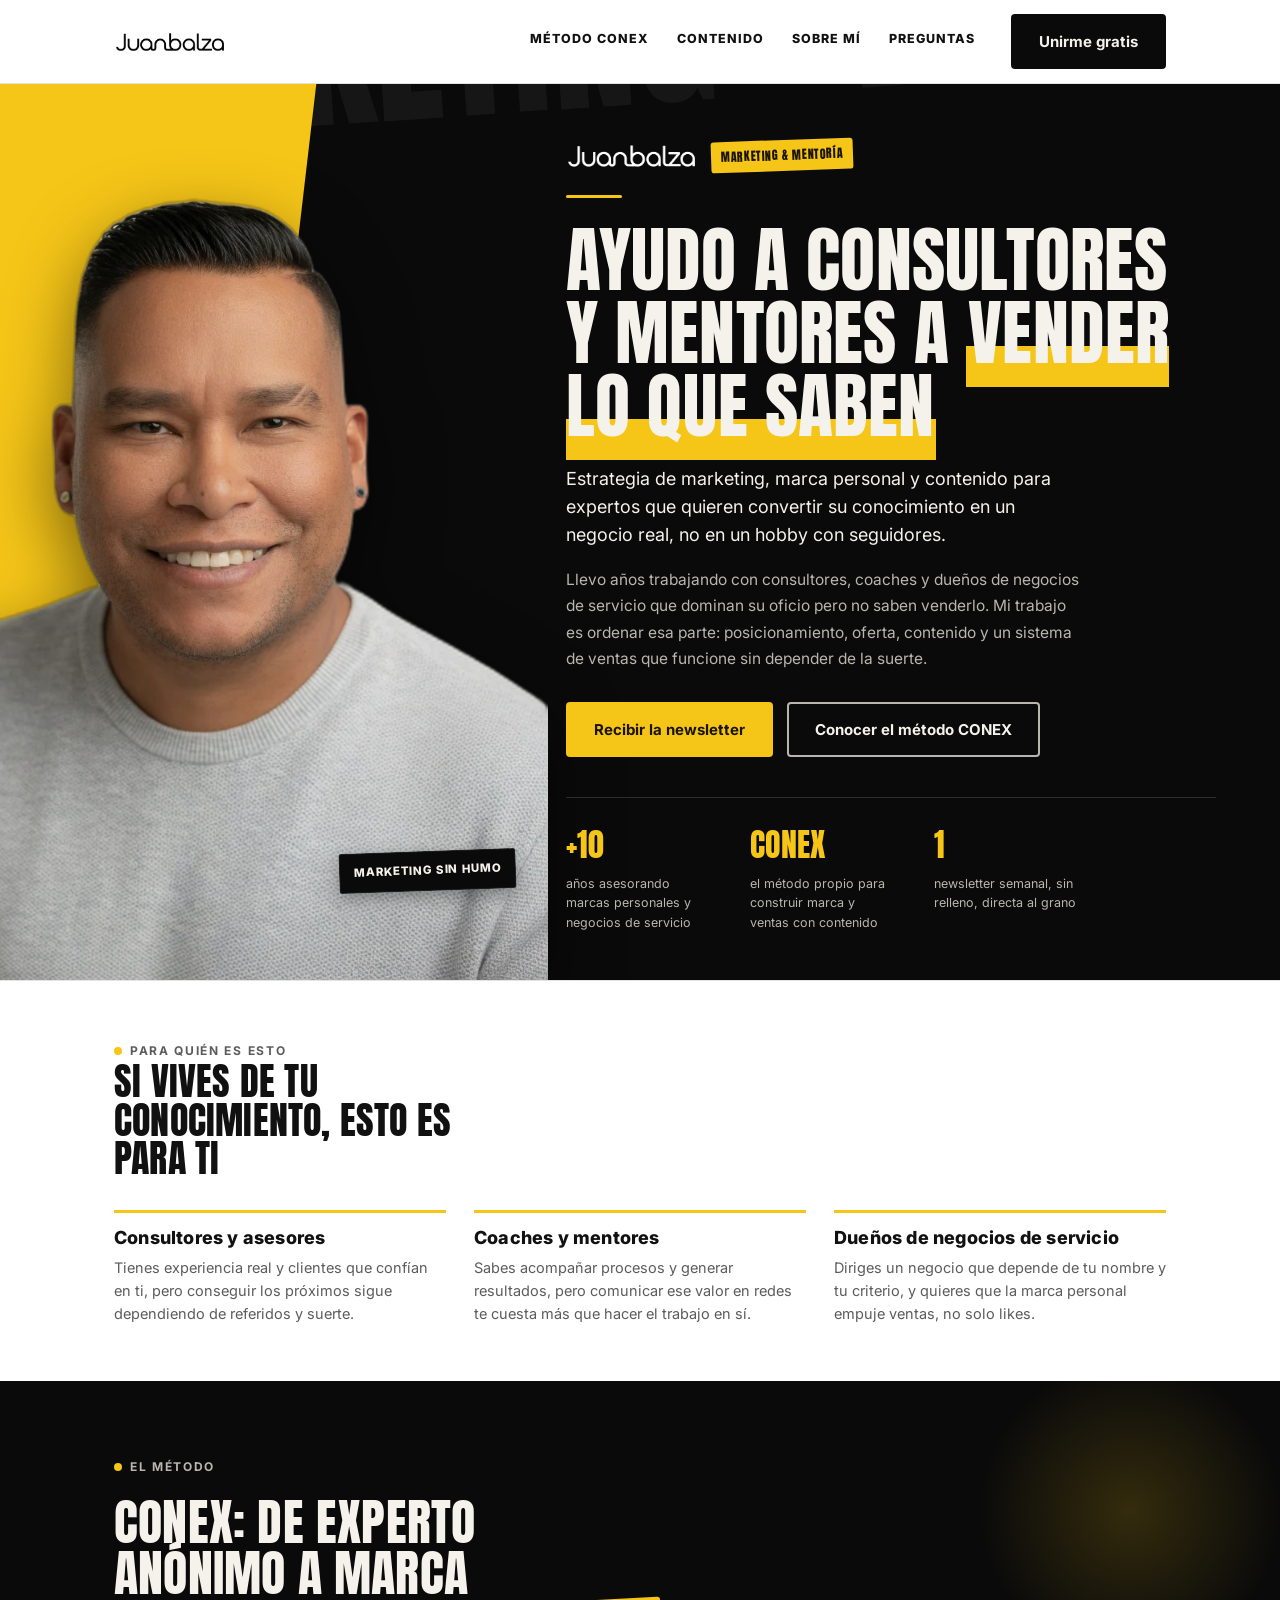
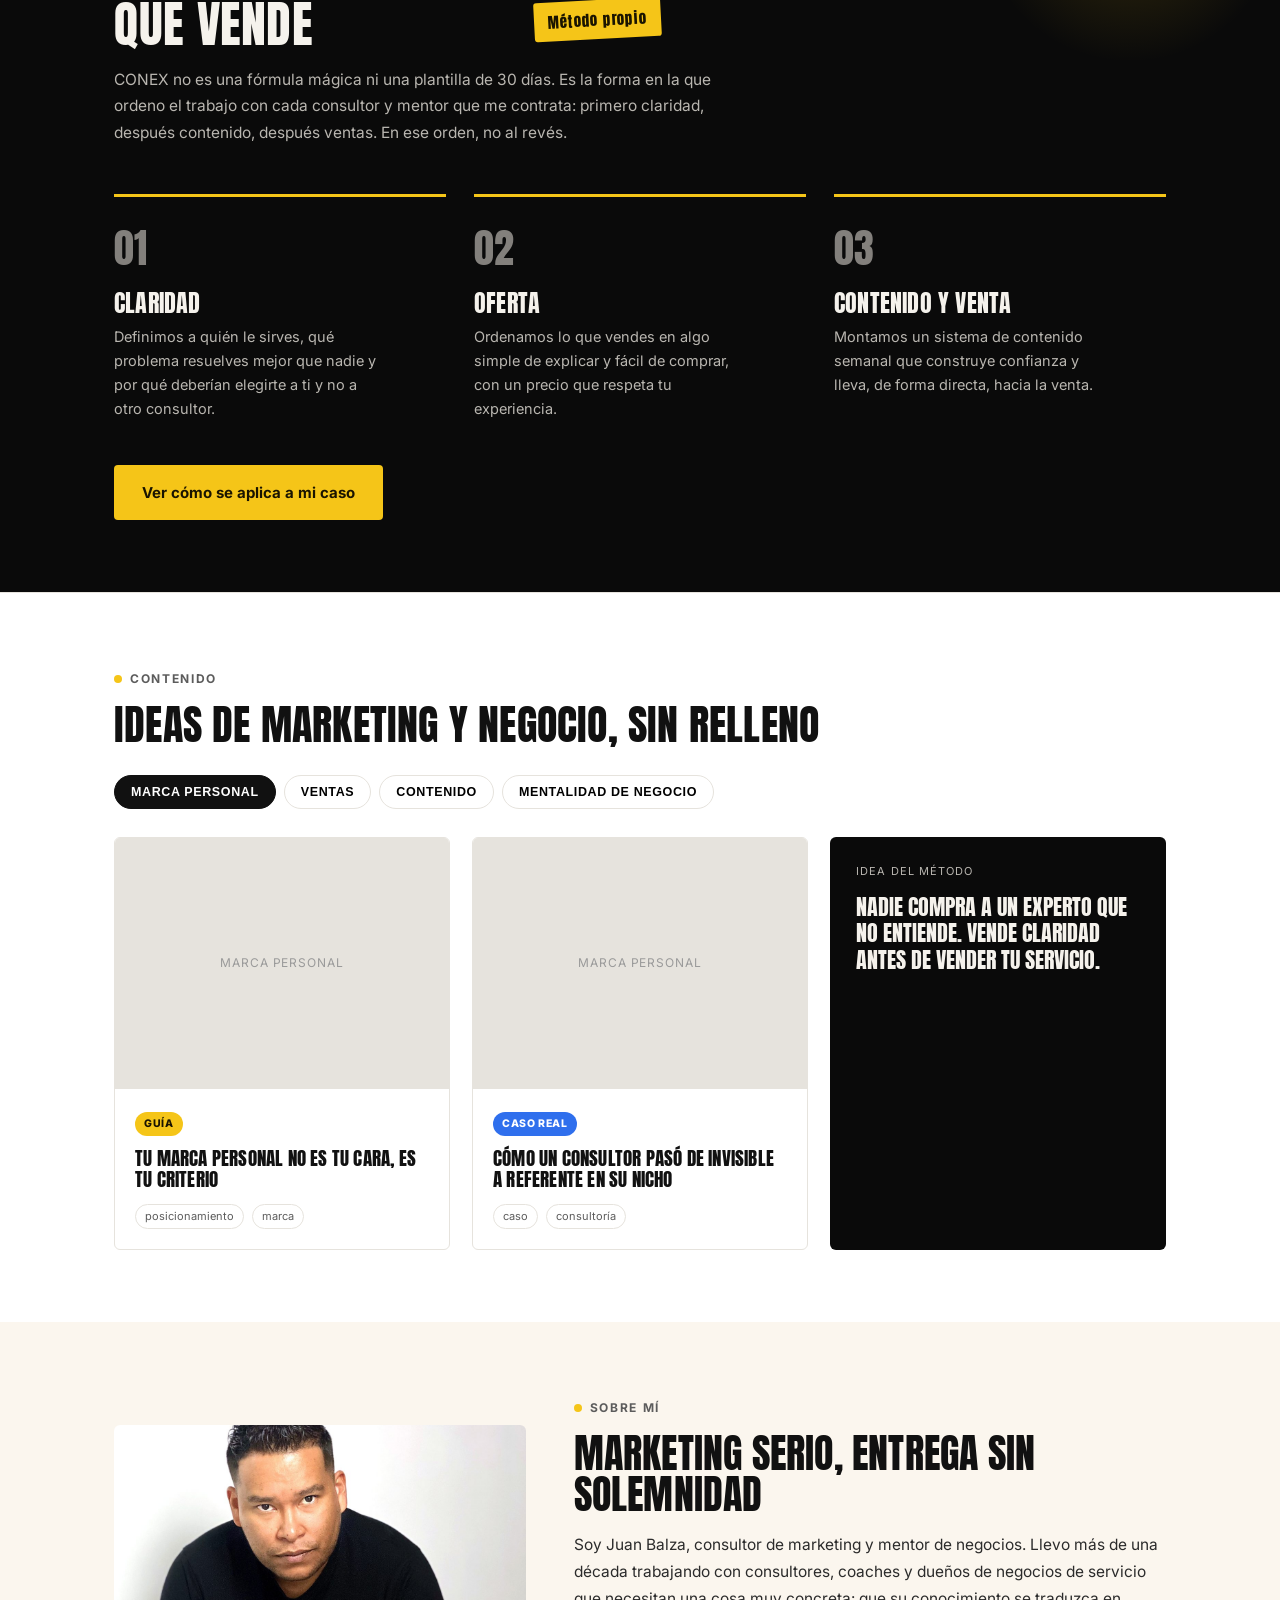
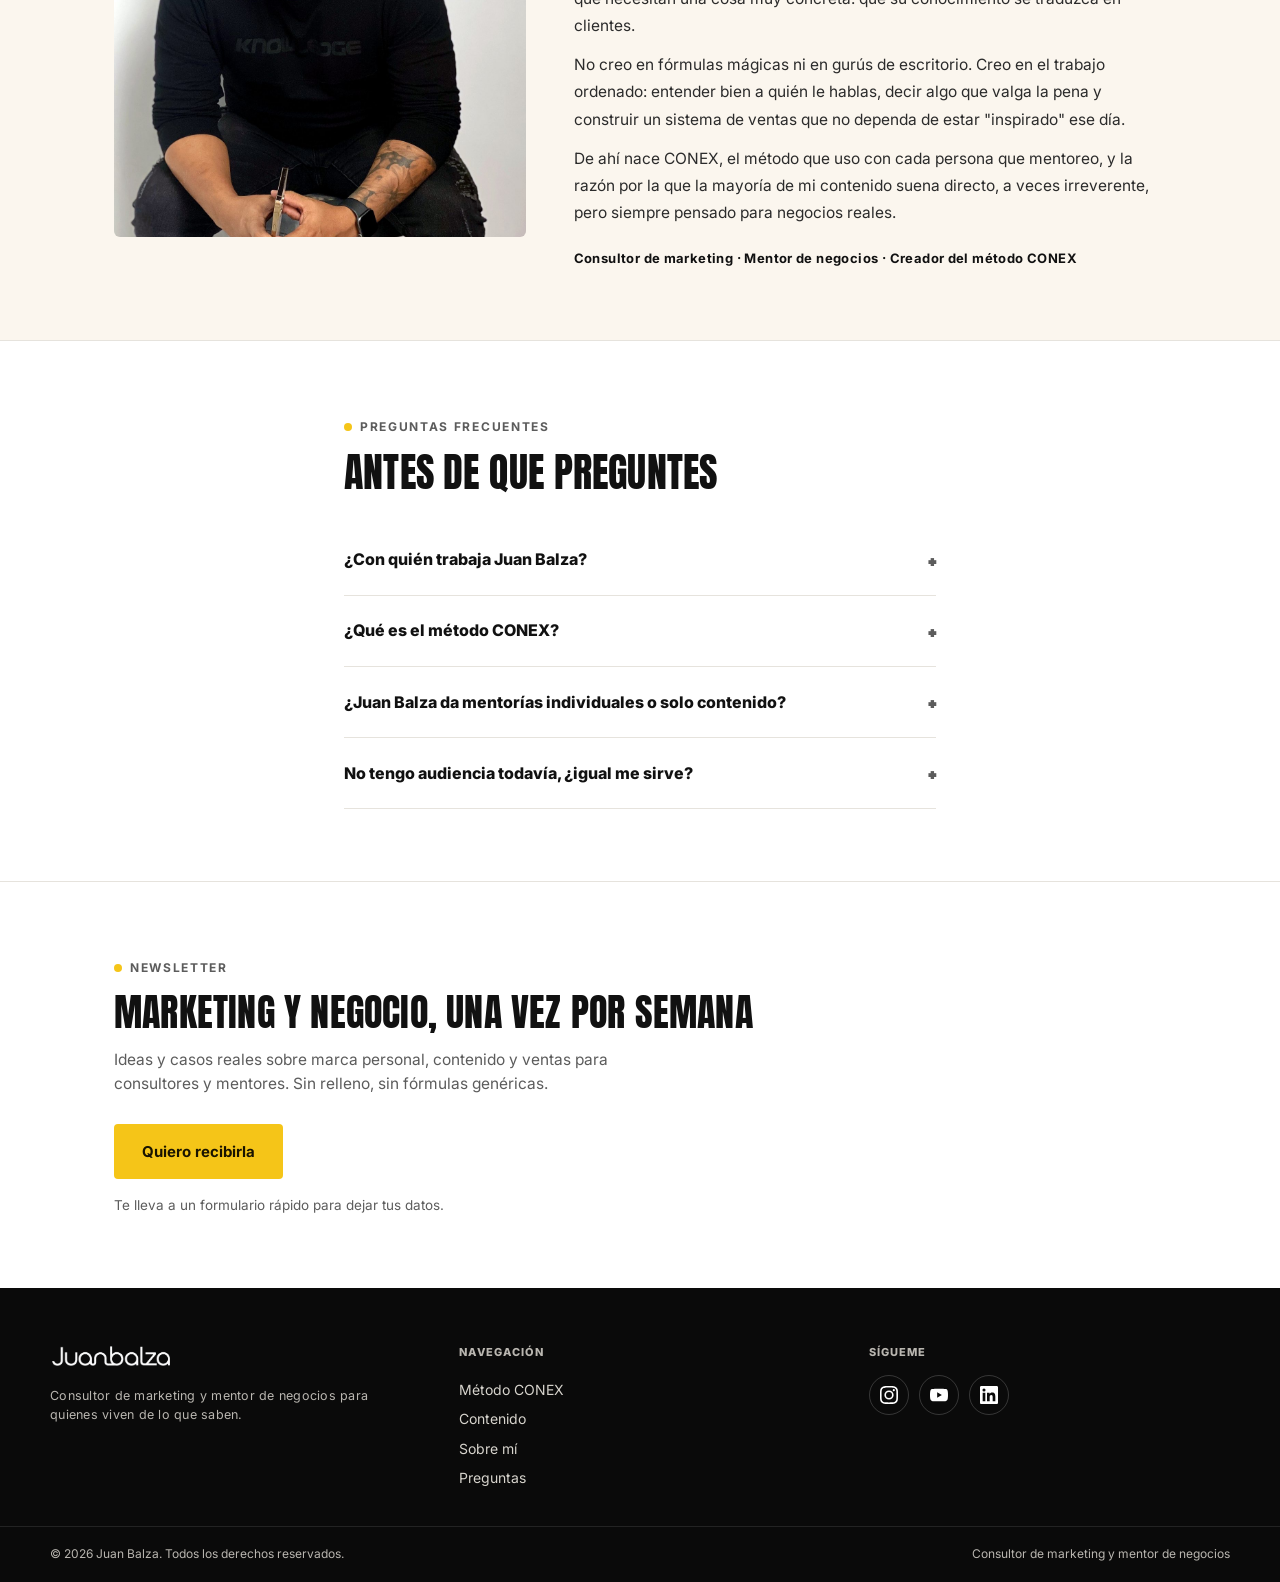
<file: website/index.html>
<!doctype html>
<html lang="es">
<head>
<meta charset="UTF-8">
<meta name="viewport" content="width=device-width, initial-scale=1">
<title>Juan Balza — Consultor y mentor de marketing y negocios</title>
<meta name="description" content="Juan Balza ayuda a consultores, coaches y dueños de negocio a construir una marca personal que vende: estrategia de marketing, contenido y el método CONEX para convertir audiencia en clientes.">
<link rel="canonical" href="https://www.juanbalza.com/">

<meta property="og:type" content="website">
<meta property="og:site_name" content="Juan Balza">
<meta property="og:title" content="Juan Balza — Consultor y mentor de marketing y negocios">
<meta property="og:description" content="Estrategia de marketing, marca personal y el método CONEX para consultores, coaches y dueños de negocio que quieren vender lo que saben.">
<meta property="og:url" content="https://www.juanbalza.com/">
<meta property="og:image" content="https://www.juanbalza.com/assets/og-image.jpg">
<meta property="og:image:width" content="1200">
<meta property="og:image:height" content="630">
<meta property="og:locale" content="es_ES">
<meta name="twitter:card" content="summary_large_image">
<meta name="twitter:title" content="Juan Balza — Consultor y mentor de marketing y negocios">
<meta name="twitter:description" content="Estrategia de marketing, marca personal y el método CONEX para consultores, coaches y dueños de negocio que quieren vender lo que saben.">
<meta name="twitter:image" content="https://www.juanbalza.com/assets/og-image.jpg">

<link rel="icon" type="image/png" sizes="32x32" href="/assets/icons/favicon-32.png">
<link rel="icon" type="image/png" sizes="16x16" href="/assets/icons/favicon-16.png">
<link rel="apple-touch-icon" sizes="192x192" href="/assets/icons/favicon-192.png">
<link rel="icon" type="image/png" sizes="512x512" href="/assets/icons/favicon-512.png">

<link rel="preconnect" href="https://fonts.googleapis.com">
<link rel="preconnect" href="https://fonts.gstatic.com" crossorigin>
<link href="https://fonts.googleapis.com/css2?family=Anton&family=Inter:wght@400;500;600;700;800&display=swap" rel="stylesheet">

<link rel="stylesheet" href="styles.css?v=2">

<script type="application/ld+json">
{
  "@context": "https://schema.org",
  "@type": "Person",
  "name": "Juan Balza",
  "url": "https://www.juanbalza.com/",
  "image": "https://www.juanbalza.com/assets/og-image.jpg",
  "jobTitle": "Consultor de marketing y mentor de negocios",
  "description": "Consultor de marketing y mentor de negocios especializado en marca personal, estrategia de contenido y ventas para consultores y expertos.",
  "sameAs": [],
  "knowsAbout": ["Marketing digital", "Marca personal", "Estrategia de contenido", "Ventas para consultores", "Mentoría de negocios"]
}
</script>
<script type="application/ld+json">
{
  "@context": "https://schema.org",
  "@type": "FAQPage",
  "mainEntity": [
    {
      "@type": "Question",
      "name": "¿Con quién trabaja Juan Balza?",
      "acceptedAnswer": { "@type": "Answer", "text": "Con consultores, coaches, mentores y dueños de negocio de servicios que ya tienen conocimiento y experiencia, pero les cuesta convertir eso en una marca personal que venda de forma constante." }
    },
    {
      "@type": "Question",
      "name": "¿Qué es el método CONEX?",
      "acceptedAnswer": { "@type": "Answer", "text": "CONEX es el método de Juan Balza para construir marca personal y negocio con contenido: define tu posicionamiento, ordena tu oferta y monta un sistema de contenido que atrae y convierte clientes de forma predecible." }
    },
    {
      "@type": "Question",
      "name": "¿Juan Balza da mentorías individuales o solo contenido?",
      "acceptedAnswer": { "@type": "Answer", "text": "Ambas cosas. Comparte estrategia y casos reales en contenido semanal, y trabaja de forma más cercana con un grupo reducido de consultores y mentores a través de mentoría y programas específicos." }
    },
    {
      "@type": "Question",
      "name": "No tengo audiencia todavía, ¿igual me sirve?",
      "acceptedAnswer": { "@type": "Answer", "text": "Sí. La mayoría de quienes empiezan con Juan Balza arrancan sin audiencia o con una muy pequeña. El método está pensado para construir desde cero con enfoque, no para gente que ya vive de las redes." }
    }
  ]
}
</script>
</head>
<body>
<a class="skip-link" href="#main">Saltar al contenido</a>

<header class="site-header">
  <div class="wrap">
    <a href="/" aria-label="Juan Balza — inicio">
      <img class="logo-mark" src="assets/logo/juanbalza-wordmark.png" alt="Juan Balza">
    </a>
    <nav class="site-nav">
      <div class="site-nav-links" id="site-nav-links">
        <a href="#metodo">Método CONEX</a>
        <a href="#contenido">Contenido</a>
        <a href="#sobre-mi">Sobre mí</a>
        <a href="#preguntas">Preguntas</a>
      </div>
    </nav>
    <a class="btn btn-dark" href="https://chat.whatsapp.com/EL19bVO98Rh6SmiEY89na9?mode=gi_t" target="_blank" rel="noopener noreferrer">Unirme gratis</a>
    <button class="nav-toggle" id="nav-toggle" type="button" aria-label="Abrir menú" aria-expanded="false" aria-controls="site-nav-links">
      <svg viewBox="0 0 24 24" width="22" height="22" fill="none" stroke="currentColor" stroke-width="2" stroke-linecap="round" aria-hidden="true">
        <line x1="3" y1="6" x2="21" y2="6"></line>
        <line x1="3" y1="12" x2="21" y2="12"></line>
        <line x1="3" y1="18" x2="21" y2="18"></line>
      </svg>
    </button>
  </div>
</header>

<main id="main">

  <!-- ================= HERO ================= -->
  <section class="hero">
    <div class="hero-ghosttext" aria-hidden="true">
      <span>MARKETING · VENTAS · ESTRATEGIA · MARCA · CONTENIDO · MARKETING · VENTAS · ESTRATEGIA · MARCA · CONTENIDO ·</span>
    </div>
    <div class="hero-grid">
      <div class="hero-visual">
        <span class="hero-stripe-outline" aria-hidden="true"></span>
        <span class="hero-stripe" aria-hidden="true"></span>
        <img class="hero-photo-cut" src="assets/photos/hero-strategist.webp" alt="Juan Balza, consultor de marketing y mentor de negocios">
        <span class="hero-badge">Marketing sin humo</span>
      </div>
      <div class="hero-content">
        <div class="hero-brandrow">
          <img class="hero-wordmark" src="assets/logo/juanbalza-wordmark.png" alt="Juan Balza">
          <span class="hero-brandtag">Marketing &amp; mentoría</span>
        </div>
        <div class="hero-divider" aria-hidden="true"></div>
        <div class="hero-copy-col">
          <h1>Ayudo a consultores y mentores a <span class="highlight">vender lo que saben</span></h1>
          <p class="hero-lede">Estrategia de marketing, marca personal y contenido para expertos que quieren convertir su conocimiento en un negocio real, no en un hobby con seguidores.</p>
          <p class="hero-copy">Llevo años trabajando con consultores, coaches y dueños de negocios de servicio que dominan su oficio pero no saben venderlo. Mi trabajo es ordenar esa parte: posicionamiento, oferta, contenido y un sistema de ventas que funcione sin depender de la suerte.</p>
          <div class="hero-ctas">
            <a class="btn btn-accent" href="#newsletter">Recibir la newsletter</a>
            <a class="btn btn-outline-dark" href="#metodo">Conocer el método CONEX</a>
          </div>
          <div class="hero-stats">
            <div>
              <div class="num">+10</div>
              <div class="lbl">años asesorando marcas personales y negocios de servicio</div>
            </div>
            <div>
              <div class="num">CONEX</div>
              <div class="lbl">el método propio para construir marca y ventas con contenido</div>
            </div>
            <div>
              <div class="num">1</div>
              <div class="lbl">newsletter semanal, sin relleno, directa al grano</div>
            </div>
          </div>
        </div>
      </div>
    </div>
  </section>

  <!-- ================= AUDIENCE ================= -->
  <section class="audience" aria-label="Para quién es este trabajo">
    <div class="wrap">
      <span class="eyebrow">Para quién es esto</span>
      <h2>Si vives de tu conocimiento, esto es para ti</h2>
      <div class="audience-grid">
        <div class="audience-item">
          <h3>Consultores y asesores</h3>
          <p>Tienes experiencia real y clientes que confían en ti, pero conseguir los próximos sigue dependiendo de referidos y suerte.</p>
        </div>
        <div class="audience-item">
          <h3>Coaches y mentores</h3>
          <p>Sabes acompañar procesos y generar resultados, pero comunicar ese valor en redes te cuesta más que hacer el trabajo en sí.</p>
        </div>
        <div class="audience-item">
          <h3>Dueños de negocios de servicio</h3>
          <p>Diriges un negocio que depende de tu nombre y tu criterio, y quieres que la marca personal empuje ventas, no solo likes.</p>
        </div>
      </div>
    </div>
  </section>

  <!-- ================= CONEX (dark) ================= -->
  <section class="conex" id="metodo">
    <div class="conex-glow" aria-hidden="true"></div>
    <div class="wrap">
      <span class="eyebrow on-dark">El método</span>
      <div class="conex-head">
        <h2>CONEX: de experto anónimo a marca que vende</h2>
        <span class="conex-sticker">Método propio</span>
      </div>
      <p class="conex-intro">CONEX no es una fórmula mágica ni una plantilla de 30 días. Es la forma en la que ordeno el trabajo con cada consultor y mentor que me contrata: primero claridad, después contenido, después ventas. En ese orden, no al revés.</p>
      <div class="conex-steps">
        <div class="conex-step">
          <div class="n">01</div>
          <h3>Claridad</h3>
          <p>Definimos a quién le sirves, qué problema resuelves mejor que nadie y por qué deberían elegirte a ti y no a otro consultor.</p>
        </div>
        <div class="conex-step">
          <div class="n">02</div>
          <h3>Oferta</h3>
          <p>Ordenamos lo que vendes en algo simple de explicar y fácil de comprar, con un precio que respeta tu experiencia.</p>
        </div>
        <div class="conex-step">
          <div class="n">03</div>
          <h3>Contenido y venta</h3>
          <p>Montamos un sistema de contenido semanal que construye confianza y lleva, de forma directa, hacia la venta.</p>
        </div>
      </div>
      <div class="conex-cta">
        <a class="btn btn-accent" href="#newsletter">Ver cómo se aplica a mi caso</a>
      </div>
    </div>
  </section>

  <!-- ================= CONTENT GRID ================= -->
  <section class="content-section" id="contenido">
    <div class="wrap">
      <span class="eyebrow">Contenido</span>
      <h2>Ideas de marketing y negocio, sin relleno</h2>
      <div class="content-tabs" role="tablist" aria-label="Categorías de contenido">
        <button class="tab-btn" data-tab="marca" role="tab" aria-selected="true">Marca personal</button>
        <button class="tab-btn" data-tab="ventas" role="tab" aria-selected="false">Ventas</button>
        <button class="tab-btn" data-tab="contenido" role="tab" aria-selected="false">Contenido</button>
        <button class="tab-btn" data-tab="mentalidad" role="tab" aria-selected="false">Mentalidad de negocio</button>
      </div>

      <div class="card-grid" data-panel="marca">
        <article class="post-card">
          <div class="thumb">Marca personal</div>
          <div class="body">
            <span class="badge">Guía</span>
            <h4>Tu marca personal no es tu cara, es tu criterio</h4>
            <div class="post-tags"><span>posicionamiento</span><span>marca</span></div>
          </div>
        </article>
        <article class="post-card">
          <div class="thumb">Marca personal</div>
          <div class="body">
            <span class="badge blue">Caso real</span>
            <h4>Cómo un consultor pasó de invisible a referente en su nicho</h4>
            <div class="post-tags"><span>caso</span><span>consultoría</span></div>
          </div>
        </article>
        <div class="quote-card">
          <div>
            <div class="lbl">Idea del método</div>
            <blockquote>Nadie compra a un experto que no entiende. Vende claridad antes de vender tu servicio.</blockquote>
          </div>
        </div>
      </div>

      <div class="card-grid" data-panel="ventas" hidden>
        <article class="post-card">
          <div class="thumb">Ventas</div>
          <div class="body">
            <span class="badge red">Estrategia</span>
            <h4>El precio no es tu problema, tu oferta sí</h4>
            <div class="post-tags"><span>oferta</span><span>precio</span></div>
          </div>
        </article>
        <article class="post-card">
          <div class="thumb">Ventas</div>
          <div class="body">
            <span class="badge">Guía</span>
            <h4>Vender por DM sin sonar desesperado</h4>
            <div class="post-tags"><span>ventas</span><span>redes</span></div>
          </div>
        </article>
        <div class="quote-card">
          <div>
            <div class="lbl">Idea del método</div>
            <blockquote>Vender es una consecuencia de comunicar bien, no un evento aparte.</blockquote>
          </div>
        </div>
      </div>

      <div class="card-grid" data-panel="contenido" hidden>
        <article class="post-card">
          <div class="thumb">Contenido</div>
          <div class="body">
            <span class="badge blue">Sistema</span>
            <h4>El calendario de contenido que uso con mis mentorías</h4>
            <div class="post-tags"><span>contenido</span><span>sistema</span></div>
          </div>
        </article>
        <article class="post-card">
          <div class="thumb">Contenido</div>
          <div class="body">
            <span class="badge">Guía</span>
            <h4>De la experiencia al post: cómo encontrar temas sin quedarte en blanco</h4>
            <div class="post-tags"><span>ideas</span><span>redes</span></div>
          </div>
        </article>
        <div class="quote-card">
          <div>
            <div class="lbl">Idea del método</div>
            <blockquote>El contenido no es para gustar, es para filtrar a quién le sirves y a quién no.</blockquote>
          </div>
        </div>
      </div>

      <div class="card-grid" data-panel="mentalidad" hidden>
        <article class="post-card">
          <div class="thumb">Mentalidad</div>
          <div class="body">
            <span class="badge red">Opinión</span>
            <h4>Dejar de cobrar por hora es una decisión de negocio, no de precio</h4>
            <div class="post-tags"><span>negocio</span><span>mentalidad</span></div>
          </div>
        </article>
        <article class="post-card">
          <div class="thumb">Mentalidad</div>
          <div class="body">
            <span class="badge">Guía</span>
            <h4>Por qué la mayoría de consultores no escalan (y no es por falta de talento)</h4>
            <div class="post-tags"><span>escalar</span><span>negocio</span></div>
          </div>
        </article>
        <div class="quote-card">
          <div>
            <div class="lbl">Idea del método</div>
            <blockquote>Tu negocio crece cuando dejas de venderte a ti y empiezas a vender un sistema.</blockquote>
          </div>
        </div>
      </div>
    </div>
  </section>

  <!-- ================= ABOUT (cream, deliberado) ================= -->
  <section class="about" id="sobre-mi">
    <div class="wrap">
      <div class="about-photo">
        <img src="assets/photos/portrait-about.jpg" alt="Juan Balza">
      </div>
      <div class="about-copy">
        <span class="eyebrow">Sobre mí</span>
        <h2>Marketing serio, entrega sin solemnidad</h2>
        <p>Soy Juan Balza, consultor de marketing y mentor de negocios. Llevo más de una década trabajando con consultores, coaches y dueños de negocios de servicio que necesitan una cosa muy concreta: que su conocimiento se traduzca en clientes.</p>
        <p>No creo en fórmulas mágicas ni en gurús de escritorio. Creo en el trabajo ordenado: entender bien a quién le hablas, decir algo que valga la pena y construir un sistema de ventas que no dependa de estar "inspirado" ese día.</p>
        <p>De ahí nace CONEX, el método que uso con cada persona que mentoreo, y la razón por la que la mayoría de mi contenido suena directo, a veces irreverente, pero siempre pensado para negocios reales.</p>
        <div class="about-cred">Consultor de marketing · Mentor de negocios · Creador del método CONEX</div>
      </div>
    </div>
  </section>

  <!-- ================= FAQ ================= -->
  <section class="faq" id="preguntas">
    <div class="wrap-narrow">
      <span class="eyebrow">Preguntas frecuentes</span>
      <h2>Antes de que preguntes</h2>
      <div class="faq-list">
        <details class="faq-item">
          <summary>¿Con quién trabaja Juan Balza?</summary>
          <p>Con consultores, coaches, mentores y dueños de negocio de servicios que ya tienen conocimiento y experiencia, pero les cuesta convertir eso en una marca personal que venda de forma constante.</p>
        </details>
        <details class="faq-item">
          <summary>¿Qué es el método CONEX?</summary>
          <p>CONEX es el método de Juan Balza para construir marca personal y negocio con contenido: define tu posicionamiento, ordena tu oferta y monta un sistema de contenido que atrae y convierte clientes de forma predecible.</p>
        </details>
        <details class="faq-item">
          <summary>¿Juan Balza da mentorías individuales o solo contenido?</summary>
          <p>Ambas cosas. Comparte estrategia y casos reales en contenido semanal, y trabaja de forma más cercana con un grupo reducido de consultores y mentores a través de mentoría y programas específicos.</p>
        </details>
        <details class="faq-item">
          <summary>No tengo audiencia todavía, ¿igual me sirve?</summary>
          <p>Sí. La mayoría de quienes empiezan con Juan Balza arrancan sin audiencia o con una muy pequeña. El método está pensado para construir desde cero con enfoque, no para gente que ya vive de las redes.</p>
        </details>
      </div>
    </div>
  </section>

  <!-- ================= NEWSLETTER ================= -->
  <section class="newsletter" id="newsletter">
    <div class="wrap">
      <span class="eyebrow">Newsletter</span>
      <h2>Marketing y negocio, una vez por semana</h2>
      <p class="newsletter-copy">Ideas y casos reales sobre marca personal, contenido y ventas para consultores y mentores. Sin relleno, sin fórmulas genéricas.</p>
      <div class="newsletter-form">
        <a class="btn btn-accent" href="https://forms.gle/AHtXJHdoufDLmWPp6" target="_blank" rel="noopener noreferrer">Quiero recibirla</a>
      </div>
      <label class="consent">Te lleva a un formulario rápido para dejar tus datos.</label>
    </div>
  </section>

</main>

<footer class="site-footer">
  <div class="wrap">
    <div class="footer-col">
      <img class="footer-logo" src="assets/logo/juanbalza-wordmark.png" alt="Juan Balza">
      <p class="footer-tag">Consultor de marketing y mentor de negocios para quienes viven de lo que saben.</p>
    </div>
    <div class="footer-col">
      <div class="footer-eyebrow">Navegación</div>
      <ul class="footer-list">
        <li><a href="#metodo">Método CONEX</a></li>
        <li><a href="#contenido">Contenido</a></li>
        <li><a href="#sobre-mi">Sobre mí</a></li>
        <li><a href="#preguntas">Preguntas</a></li>
      </ul>
    </div>
    <div class="footer-col">
      <div class="footer-eyebrow">Sígueme</div>
      <div class="social-row">
        <a href="https://www.instagram.com/soyjuanbalza/" target="_blank" rel="noopener noreferrer" aria-label="Instagram">
          <svg viewBox="0 0 24 24" width="18" height="18" fill="#ffffff" aria-hidden="true"><path d="M12 0C8.741 0 8.333.014 7.053.072 5.775.132 4.905.333 4.14.63a5.883 5.883 0 0 0-2.126 1.384A5.868 5.868 0 0 0 .63 4.14C.333 4.905.131 5.775.072 7.053.014 8.333 0 8.741 0 12c0 3.259.014 3.668.072 4.948.06 1.277.261 2.148.558 2.913.306.788.717 1.459 1.384 2.126a5.868 5.868 0 0 0 2.126 1.384c.765.297 1.636.499 2.913.558C8.333 23.986 8.741 24 12 24c3.259 0 3.668-.014 4.948-.072 1.277-.06 2.148-.261 2.913-.558a5.883 5.883 0 0 0 2.126-1.384 5.868 5.868 0 0 0 1.384-2.126c.296-.765.499-1.636.558-2.913.058-1.28.072-1.689.072-4.948 0-3.259-.014-3.667-.072-4.947-.06-1.277-.262-2.149-.558-2.913a5.883 5.883 0 0 0-1.384-2.126A5.868 5.868 0 0 0 19.86.63c-.765-.297-1.636-.498-2.913-.558C15.667.014 15.259 0 12 0zm0 2.16c3.203 0 3.585.016 4.85.071 1.17.055 1.805.249 2.227.415.56.217.96.477 1.382.896.419.42.679.819.896 1.381.164.422.36 1.057.413 2.227.057 1.266.07 1.646.07 4.85s-.015 3.585-.074 4.85c-.061 1.17-.256 1.805-.421 2.227-.224.562-.479.96-.899 1.382-.419.419-.824.679-1.38.896-.42.164-1.065.36-2.235.413-1.274.057-1.649.07-4.859.07-3.211 0-3.586-.015-4.859-.074-1.171-.061-1.816-.256-2.236-.421-.569-.224-.96-.479-1.379-.899-.421-.419-.69-.824-.9-1.38-.165-.42-.359-1.065-.42-2.235-.045-1.26-.061-1.649-.061-4.844 0-3.196.016-3.586.061-4.861.061-1.17.255-1.814.42-2.234.21-.57.479-.96.9-1.381.419-.419.81-.689 1.379-.898.42-.166 1.051-.361 2.221-.421 1.275-.045 1.65-.06 4.859-.06l.045.03zm0 3.678a6.162 6.162 0 1 0 0 12.324 6.162 6.162 0 0 0 0-12.324zM12 16a4 4 0 1 1 0-8 4 4 0 0 1 0 8zm7.846-10.405a1.44 1.44 0 1 1-2.88 0 1.44 1.44 0 0 1 2.88 0z"/></svg>
        </a>
        <a href="https://www.youtube.com/channel/UCFLmQ5nRAx5eiu_oWWlb-Xw" target="_blank" rel="noopener noreferrer" aria-label="YouTube">
          <svg viewBox="0 0 24 24" width="18" height="18" fill="#ffffff" aria-hidden="true"><path d="M23.498 6.186a3.016 3.016 0 0 0-2.122-2.136C19.505 3.545 12 3.545 12 3.545s-7.505 0-9.377.505A3.017 3.017 0 0 0 .502 6.186C0 8.07 0 12 0 12s0 3.93.502 5.814a3.016 3.016 0 0 0 2.122 2.136c1.871.505 9.376.505 9.376.505s7.505 0 9.377-.505a3.015 3.015 0 0 0 2.122-2.136C24 15.93 24 12 24 12s0-3.93-.502-5.814zM9.545 15.568V8.432L15.818 12l-6.273 3.568z"/></svg>
        </a>
        <a href="https://www.linkedin.com/in/soyjuanbalza/" target="_blank" rel="noopener noreferrer" aria-label="LinkedIn">
          <svg viewBox="0 0 24 24" width="18" height="18" fill="#ffffff" aria-hidden="true"><path d="M20.447 20.452h-3.554v-5.569c0-1.328-.027-3.037-1.852-3.037-1.853 0-2.136 1.445-2.136 2.939v5.667H9.351V9h3.414v1.561h.046c.477-.9 1.637-1.85 3.37-1.85 3.601 0 4.267 2.37 4.267 5.455v6.286zM5.337 7.433a2.062 2.062 0 1 1 0-4.124 2.062 2.062 0 0 1 0 4.124zM7.114 20.452H3.558V9h3.556v11.452zM22.225 0H1.771C.792 0 0 .774 0 1.729v20.542C0 23.227.792 24 1.771 24h20.451C23.2 24 24 23.227 24 22.271V1.729C24 .774 23.2 0 22.222 0h.003z"/></svg>
        </a>
      </div>
    </div>
  </div>
  <div class="footer-bottom">
    <div class="wrap">
      <span>© <span id="year"></span> Juan Balza. Todos los derechos reservados.</span>
      <span>Consultor de marketing y mentor de negocios</span>
    </div>
  </div>
</footer>

<script>
  document.getElementById('year').textContent = new Date().getFullYear();

  // Mobile nav toggle
  var navToggle = document.getElementById('nav-toggle');
  var navLinks = document.getElementById('site-nav-links');
  if (navToggle && navLinks) {
    navToggle.addEventListener('click', function () {
      var isOpen = navLinks.classList.toggle('open');
      navToggle.setAttribute('aria-expanded', isOpen ? 'true' : 'false');
    });
    navLinks.querySelectorAll('a').forEach(function (a) {
      a.addEventListener('click', function () {
        navLinks.classList.remove('open');
        navToggle.setAttribute('aria-expanded', 'false');
      });
    });
  }

  // Tabs
  var tabs = document.querySelectorAll('.tab-btn');
  var panels = document.querySelectorAll('[data-panel]');
  tabs.forEach(function (btn) {
    btn.addEventListener('click', function () {
      tabs.forEach(function (b) { b.setAttribute('aria-selected', 'false'); });
      btn.setAttribute('aria-selected', 'true');
      var target = btn.getAttribute('data-tab');
      panels.forEach(function (p) {
        p.hidden = p.getAttribute('data-panel') !== target;
      });
    });
  });

</script>
</body>
</html>
</file>
<file: website/styles.css>
/* ==========================================================================
   Juan Balza — juanbalza.com
   Consultor de marketing y mentor de negocios
   ========================================================================== */

:root {
  --white: #ffffff;
  --cream: #fbf6ee;
  --ink-900: #111111;
  --ink-700: #2b2b2b;
  --ink-500: #5c5c5c;
  --ink-300: #9a9a9a;
  --ink-150: #e6e3dd;
  --carbon: #0a0a0a;
  --carbon-soft: #1a1a1a;
  --on-dark: #f5f2ec;
  --on-dark-muted: #b9b6b0;
  --accent: #f5c518;
  --accent-ink: #1a1400;

  --font-display: 'Anton', 'Arial Narrow', sans-serif;
  --font-body: 'Inter', -apple-system, BlinkMacSystemFont, 'Segoe UI', sans-serif;

  --container: 1180px;
  --container-narrow: 720px;
  --margin-page: clamp(20px, 5vw, 64px);

  --radius: 4px;
}

* { box-sizing: border-box; }

html { scroll-behavior: smooth; }

body {
  margin: 0;
  background: var(--white);
  color: var(--ink-900);
  font-family: var(--font-body);
  font-size: 16px;
  line-height: 1.55;
  -webkit-font-smoothing: antialiased;
}

img { max-width: 100%; display: block; }

a { color: inherit; text-decoration: none; }

.wrap {
  max-width: var(--container);
  margin: 0 auto;
  padding-left: var(--margin-page);
  padding-right: var(--margin-page);
}

.wrap-narrow {
  max-width: var(--container-narrow);
  margin: 0 auto;
  padding-left: var(--margin-page);
  padding-right: var(--margin-page);
}

h1, h2, h3, h4 {
  font-family: var(--font-display);
  text-transform: uppercase;
  font-weight: 400;
  letter-spacing: 0.2px;
  line-height: 1.02;
  margin: 0;
}

p { margin: 0; }

.eyebrow {
  display: inline-flex;
  align-items: center;
  gap: 8px;
  font-size: 12px;
  font-weight: 700;
  letter-spacing: 0.14em;
  text-transform: uppercase;
  color: var(--ink-500);
}
.eyebrow::before {
  content: '';
  width: 8px;
  height: 8px;
  background: var(--accent);
  border-radius: 50%;
  flex: none;
}
.eyebrow.on-dark { color: var(--on-dark-muted); }

.highlight {
  background: linear-gradient(transparent 62%, var(--accent) 0);
  padding: 0 2px;
}

/* ---------- buttons ---------- */
.btn {
  display: inline-flex;
  align-items: center;
  gap: 10px;
  font-family: var(--font-body);
  font-weight: 700;
  font-size: 15px;
  padding: 14px 26px;
  border-radius: var(--radius);
  border: 2px solid transparent;
  cursor: pointer;
  transition: transform .15s ease, background .15s ease, color .15s ease;
}
.btn:hover { transform: translateY(-1px); }
.btn-accent { background: var(--accent); color: var(--accent-ink); }
.btn-accent:hover { background: #ffd23f; }
.btn-dark { background: var(--carbon); color: var(--on-dark); }
.btn-dark:hover { background: #000; }
.btn-outline { border-color: var(--ink-900); color: var(--ink-900); background: transparent; }
.btn-outline:hover { background: var(--ink-900); color: var(--white); }
.btn-outline-dark { border-color: var(--on-dark-muted); color: var(--on-dark); background: transparent; }
.btn-outline-dark:hover { border-color: var(--on-dark); background: rgba(255,255,255,.06); }

/* ---------- header ---------- */
.site-header {
  position: sticky;
  top: 0;
  z-index: 40;
  background: rgba(255,255,255,.92);
  backdrop-filter: saturate(180%) blur(8px);
  border-bottom: 1px solid var(--ink-150);
}
.site-header .wrap {
  display: flex;
  align-items: center;
  gap: 36px;
  padding-top: 14px;
  padding-bottom: 14px;
}
.logo-mark { height: 22px; width: auto; }
.site-header .wrap > a:first-child { flex-shrink: 0; }
.site-nav { display: flex; align-items: center; margin-left: auto; }
.site-nav-links { display: flex; align-items: center; gap: 28px; }
.site-nav a {
  font-size: 12.5px;
  font-weight: 800;
  letter-spacing: 0.08em;
  text-transform: uppercase;
  padding-bottom: 3px;
  border-bottom: 2px solid transparent;
}
.site-nav a:hover { border-color: var(--accent); }
.nav-toggle {
  display: none;
  align-items: center;
  justify-content: center;
  width: 40px;
  height: 40px;
  padding: 0;
  border: 1px solid var(--ink-150);
  border-radius: var(--radius);
  background: var(--white);
  color: var(--ink-900);
  cursor: pointer;
  margin-left: 12px;
}

@media (max-width: 760px) {
  .site-header .wrap { position: relative; gap: 10px; padding-left: 16px; padding-right: 16px; }
  .site-nav { margin-left: auto; flex: none; }
  .nav-toggle { display: flex; }
  .site-header .btn-dark { padding: 10px 16px; font-size: 13px; white-space: nowrap; }
  .site-nav-links {
    display: none;
    position: absolute;
    top: 100%;
    left: 0;
    right: 0;
    flex-direction: column;
    align-items: flex-start;
    gap: 2px;
    background: var(--white);
    border-bottom: 1px solid var(--ink-150);
    box-shadow: 0 12px 24px rgba(0,0,0,.08);
    padding: 10px var(--margin-page) 18px;
  }
  .site-nav-links.open { display: flex; }
  .site-nav-links a {
    width: 100%;
    padding: 12px 0;
    border-bottom: 1px solid var(--ink-150);
  }
  .site-nav-links a:last-child { border-bottom: none; }
}

/* ---------- hero ---------- */
.hero {
  position: relative;
  overflow: hidden;
  background: var(--carbon);
  color: var(--on-dark);
  display: flex;
  flex-direction: column;
  min-height: min(860px, 94vh);
}
.hero-ghosttext {
  position: absolute;
  inset: -10% 0 auto 0;
  z-index: 0;
  pointer-events: none;
  white-space: nowrap;
  transform: rotate(-4deg);
  transform-origin: left top;
}
.hero-ghosttext span {
  display: block;
  font-family: var(--font-display);
  text-transform: uppercase;
  font-size: clamp(90px, 13vw, 190px);
  line-height: 1;
  letter-spacing: 0.01em;
  color: rgba(255,255,255,.05);
}
.hero-grid {
  position: relative;
  z-index: 1;
  flex: 1;
  display: grid;
  grid-template-columns: minmax(300px, 42%) 1fr;
  align-items: stretch;
}
.hero-visual {
  position: relative;
  min-height: 420px;
}
.hero-stripe,
.hero-stripe-outline {
  position: absolute;
  top: -6%;
  bottom: -6%;
  left: -18%;
  width: 78%;
  z-index: 0;
}
.hero-stripe {
  background: var(--accent);
  clip-path: polygon(0 0, 100% 0, 72% 100%, 0% 100%);
}
.hero-stripe-outline {
  left: 4%;
  width: 62%;
  border: 1.5px solid rgba(245,197,24,.45);
  clip-path: polygon(0 0, 100% 0, 68% 100%, 0% 100%);
  background: transparent;
}
.hero-photo-cut {
  position: absolute;
  right: -2%;
  bottom: 0;
  left: auto;
  height: 90%;
  width: auto;
  max-width: none;
  z-index: 2;
  filter: drop-shadow(0 26px 34px rgba(0,0,0,.5));
}
.hero-visual .hero-badge {
  position: absolute;
  right: 4%;
  bottom: 10%;
  z-index: 3;
  background: var(--carbon);
  color: var(--on-dark);
  font-size: 11.5px;
  font-weight: 800;
  letter-spacing: 0.06em;
  text-transform: uppercase;
  padding: 10px 14px;
  border-radius: 3px;
  transform: rotate(-2deg);
  box-shadow: 0 6px 18px rgba(0,0,0,.35);
  border: 1px solid rgba(255,255,255,.1);
}
.hero-content {
  position: relative;
  z-index: 3;
  display: flex;
  flex-direction: column;
  justify-content: center;
  padding: 56px var(--margin-page) 48px 28px;
}
.hero-brandrow { display: flex; align-items: center; gap: 14px; flex-wrap: wrap; }
.hero-wordmark { height: 26px; width: auto; filter: brightness(0) invert(1); }
.hero-brandtag {
  font-family: var(--font-display);
  text-transform: uppercase;
  letter-spacing: 0.05em;
  font-size: 12px;
  background: var(--accent);
  color: var(--accent-ink);
  padding: 6px 10px;
  border-radius: 3px;
  transform: rotate(-2deg);
}
.hero-divider { width: 56px; height: 3px; background: var(--accent); margin: 24px 0 26px; border-radius: 2px; }
.hero h1 {
  color: var(--on-dark);
  font-size: clamp(40px, 5.6vw, 74px);
}
.hero-lede {
  margin-top: 22px;
  font-size: 18px;
  color: var(--on-dark);
  max-width: 46ch;
}
.hero-copy {
  margin-top: 18px;
  font-size: 15.5px;
  color: var(--on-dark-muted);
  max-width: 52ch;
  line-height: 1.7;
}
.hero-ctas { display: flex; gap: 14px; margin-top: 30px; flex-wrap: wrap; }
.hero-stats {
  display: flex;
  gap: 40px;
  margin-top: 40px;
  padding-top: 22px;
  border-top: 1px solid rgba(255,255,255,.14);
  flex-wrap: wrap;
}
.hero-stats .num {
  font-family: var(--font-display);
  font-size: 32px;
  color: var(--accent);
}
.hero-stats .lbl {
  font-size: 12.5px;
  color: var(--on-dark-muted);
  max-width: 18ch;
  margin-top: 4px;
}

@media (max-width: 960px) {
  .hero-grid { grid-template-columns: 1fr; }
  .hero-visual { min-height: 380px; }
  .hero-photo-cut { right: auto; left: 50%; transform: translateX(-50%); height: 96%; }
  .hero-content { padding: 40px var(--margin-page) 48px; }
}

@media (max-width: 540px) {
  .hero-visual { min-height: 300px; }
  .hero-photo-cut { height: 92%; }
  .hero-ghosttext { display: none; }
  .hero-stats { gap: 24px; }
}

/* ---------- audience / intro band ---------- */
.audience {
  background: var(--white);
  border-top: 1px solid var(--ink-150);
  padding: 56px 0;
}
.audience h2 { font-size: clamp(26px, 3vw, 38px); max-width: 22ch; }
.audience-grid {
  margin-top: 32px;
  display: grid;
  grid-template-columns: repeat(3, 1fr);
  gap: 28px;
}
.audience-item {
  border-top: 3px solid var(--accent);
  padding-top: 16px;
}
.audience-item h3 {
  font-size: 18px;
  text-transform: none;
  font-family: var(--font-body);
  font-weight: 800;
}
.audience-item p {
  margin-top: 8px;
  font-size: 14.5px;
  color: var(--ink-500);
  line-height: 1.6;
}
@media (max-width: 760px) { .audience-grid { grid-template-columns: 1fr; } }

/* ---------- CONEX (dark) ---------- */
.conex {
  background: var(--carbon);
  color: var(--on-dark);
  position: relative;
  overflow: hidden;
  padding: 72px 0;
}
.conex-glow {
  position: absolute;
  right: -60px;
  top: -80px;
  width: 420px;
  height: 420px;
  background: radial-gradient(closest-side, var(--accent), transparent 72%);
  opacity: .18;
  pointer-events: none;
}
.conex-head {
  display: flex;
  align-items: flex-end;
  gap: 20px;
  flex-wrap: wrap;
  margin-top: 18px;
  position: relative;
}
.conex h2 {
  font-size: clamp(30px, 4vw, 50px);
  max-width: 16ch;
}
.conex-sticker {
  background: var(--accent);
  color: var(--accent-ink);
  font-family: var(--font-display);
  font-size: 15px;
  letter-spacing: .06em;
  padding: 8px 14px;
  border-radius: 3px;
  transform: rotate(-3deg);
  margin-bottom: 10px;
}
.conex-intro {
  margin-top: 18px;
  color: var(--on-dark-muted);
  max-width: 60ch;
  font-size: 15.5px;
  line-height: 1.7;
  position: relative;
}
.conex-steps {
  display: grid;
  grid-template-columns: repeat(3, 1fr);
  gap: 28px;
  margin-top: 48px;
  position: relative;
}
.conex-step { border-top: 3px solid var(--accent); padding-top: 20px; }
.conex-step .n {
  font-family: var(--font-display);
  font-size: 40px;
  color: var(--cream);
  opacity: .5;
}
.conex-step h3 {
  font-size: 24px;
  margin-top: 12px;
}
.conex-step p {
  margin-top: 10px;
  font-size: 14.5px;
  color: var(--on-dark-muted);
  max-width: 30ch;
  line-height: 1.65;
}
.conex-cta { margin-top: 44px; position: relative; }
@media (max-width: 760px) { .conex-steps { grid-template-columns: 1fr; } }

/* ---------- content grid ---------- */
.content-section { padding: 72px 0; border-top: 1px solid var(--ink-150); }
.content-section h2 { font-size: clamp(26px, 3.4vw, 42px); margin-top: 14px; }
.content-tabs {
  display: flex;
  gap: 8px;
  margin-top: 28px;
  flex-wrap: wrap;
}
.tab-btn {
  font-size: 12.5px;
  font-weight: 800;
  letter-spacing: .05em;
  text-transform: uppercase;
  padding: 9px 16px;
  border-radius: 999px;
  border: 1px solid var(--ink-150);
  background: var(--white);
  cursor: pointer;
}
.tab-btn[aria-selected="true"] { background: var(--ink-900); color: var(--white); border-color: var(--ink-900); }
.card-grid {
  display: grid;
  grid-template-columns: repeat(3, 1fr);
  gap: 22px;
  margin-top: 28px;
}
.post-card {
  border: 1px solid var(--ink-150);
  border-radius: 6px;
  overflow: hidden;
}
.post-card .thumb {
  aspect-ratio: 4/3;
  background: var(--ink-150);
  display: flex;
  align-items: center;
  justify-content: center;
  color: var(--ink-300);
  font-size: 12px;
  letter-spacing: .08em;
  text-transform: uppercase;
}
.post-card .body { padding: 20px; }
.badge {
  display: inline-block;
  font-size: 10.5px;
  font-weight: 800;
  letter-spacing: .06em;
  text-transform: uppercase;
  padding: 4px 9px;
  border-radius: 999px;
  background: var(--accent);
  color: var(--accent-ink);
}
.badge.blue { background: #2f6fed; color: #fff; }
.badge.red { background: #e0392b; color: #fff; }
.post-card h4 {
  font-size: 19px;
  line-height: 1.12;
  margin-top: 12px;
  text-transform: uppercase;
}
.post-tags { display: flex; gap: 8px; margin-top: 14px; flex-wrap: wrap; }
.post-tags span {
  font-size: 11px;
  color: var(--ink-500);
  border: 1px solid var(--ink-150);
  padding: 3px 9px;
  border-radius: 999px;
}
.quote-card {
  background: var(--carbon);
  color: var(--on-dark);
  border-radius: 6px;
  padding: 26px;
  display: flex;
  flex-direction: column;
  justify-content: space-between;
}
.quote-card .lbl {
  font-size: 11px;
  letter-spacing: .1em;
  color: var(--on-dark-muted);
  text-transform: uppercase;
}
.quote-card blockquote {
  margin: 14px 0 0;
  font-family: var(--font-display);
  font-size: 22px;
  line-height: 1.2;
  text-transform: uppercase;
}
@media (max-width: 900px) { .card-grid { grid-template-columns: 1fr 1fr; } }
@media (max-width: 620px) { .card-grid { grid-template-columns: 1fr; } }

/* ---------- about (cream — used once, deliberately) ---------- */
.about {
  background: var(--cream);
  padding: 72px 0;
}
.about .wrap { display: grid; grid-template-columns: .82fr 1.18fr; gap: 48px; align-items: center; }
.about-photo img { border-radius: 6px; aspect-ratio: 1/1; object-fit: cover; }
.about h2 { font-size: clamp(26px, 3.2vw, 40px); margin-top: 14px; }
.about p { margin-top: 16px; font-size: 15.5px; line-height: 1.75; color: var(--ink-700); }
.about p + p { margin-top: 12px; }
.about-cred {
  margin-top: 22px;
  font-size: 13px;
  font-weight: 700;
  letter-spacing: .03em;
  color: var(--ink-900);
}
@media (max-width: 820px) {
  .about .wrap { grid-template-columns: 1fr; }
  .about-photo { max-width: 260px; }
}

/* ---------- FAQ ---------- */
.faq { padding: 72px 0; border-top: 1px solid var(--ink-150); }
.faq h2 { font-size: clamp(26px, 3.2vw, 40px); margin-top: 14px; }
.faq-list { margin-top: 32px; max-width: 760px; }
.faq-item {
  border-bottom: 1px solid var(--ink-150);
  padding: 18px 0;
}
.faq-item summary {
  cursor: pointer;
  font-weight: 800;
  font-size: 16px;
  list-style: none;
  display: flex;
  justify-content: space-between;
  align-items: center;
  gap: 12px;
}
.faq-item summary::-webkit-details-marker { display: none; }
.faq-item summary::after {
  content: '+';
  font-family: var(--font-display);
  font-size: 22px;
  color: var(--ink-500);
  flex: none;
}
.faq-item[open] summary::after { content: '\2212'; }
.faq-item p { margin-top: 12px; font-size: 14.5px; color: var(--ink-500); line-height: 1.7; max-width: 68ch; }

/* ---------- newsletter ---------- */
.newsletter { padding: 72px 0; background: var(--white); border-top: 1px solid var(--ink-150); position: relative; }
.newsletter h2 { font-size: clamp(26px, 3vw, 38px); margin-top: 14px; }
.newsletter-copy { margin-top: 16px; max-width: 52ch; color: var(--ink-500); font-size: 15.5px; }
.newsletter-form {
  margin-top: 28px;
  display: flex;
  gap: 12px;
  flex-wrap: wrap;
  align-items: flex-end;
}
.field { display: flex; flex-direction: column; gap: 6px; }
.field label { font-size: 12px; font-weight: 700; color: var(--ink-500); }
.field input {
  width: 320px;
  max-width: 100%;
  padding: 13px 14px;
  border: 1px solid var(--ink-150);
  border-radius: var(--radius);
  font-size: 15px;
  font-family: var(--font-body);
}
.field input:focus { outline: 2px solid var(--accent); outline-offset: 1px; }
.consent { margin-top: 16px; display: flex; align-items: center; gap: 10px; font-size: 13.5px; color: var(--ink-500); }
.toast {
  margin-top: 26px;
  border: 1px solid #bfe3c8;
  background: #f1faf3;
  color: #1c6b34;
  padding: 16px 18px;
  border-radius: 6px;
  font-size: 14.5px;
  max-width: 480px;
}
[hidden] { display: none !important; }

/* ---------- footer ---------- */
.site-footer { background: var(--carbon); color: var(--on-dark); }
.site-footer .wrap {
  padding: 56px 0 34px;
  display: flex;
  gap: 48px;
  flex-wrap: wrap;
}
.footer-col { flex: 1 1 200px; }
.footer-logo { height: 24px; filter: invert(1); }
.footer-tag { font-size: 12.5px; color: var(--on-dark-muted); margin-top: 18px; letter-spacing: .02em; }
.footer-eyebrow { font-size: 11px; font-weight: 800; letter-spacing: .1em; text-transform: uppercase; color: var(--on-dark-muted); }
.footer-list { list-style: none; padding: 0; margin: 14px 0 0; font-size: 14px; line-height: 2.1; color: #d7d4cd; }
.social-row { display: flex; gap: 10px; margin-top: 14px; }
.social-row a {
  width: 40px; height: 40px;
  border: 1px solid rgba(255,255,255,.18);
  border-radius: 999px;
  display: flex; align-items: center; justify-content: center;
}
.social-row a:hover { background: rgba(255,255,255,.08); }
.social-row img { width: 16px; height: 16px; filter: invert(1); }
.footer-bottom {
  border-top: 1px solid rgba(255,255,255,.1);
  padding: 18px 0;
}
.footer-bottom .wrap {
  padding: 0;
  display: flex;
  justify-content: space-between;
  flex-wrap: wrap;
  gap: 8px;
  font-size: 12px;
  color: var(--on-dark-muted);
}

/* ---------- skip link ---------- */
.skip-link {
  position: absolute;
  left: -999px;
  top: 0;
  background: var(--accent);
  color: var(--accent-ink);
  padding: 10px 16px;
  z-index: 100;
  font-weight: 700;
}
.skip-link:focus { left: 12px; top: 12px; }
</file>
